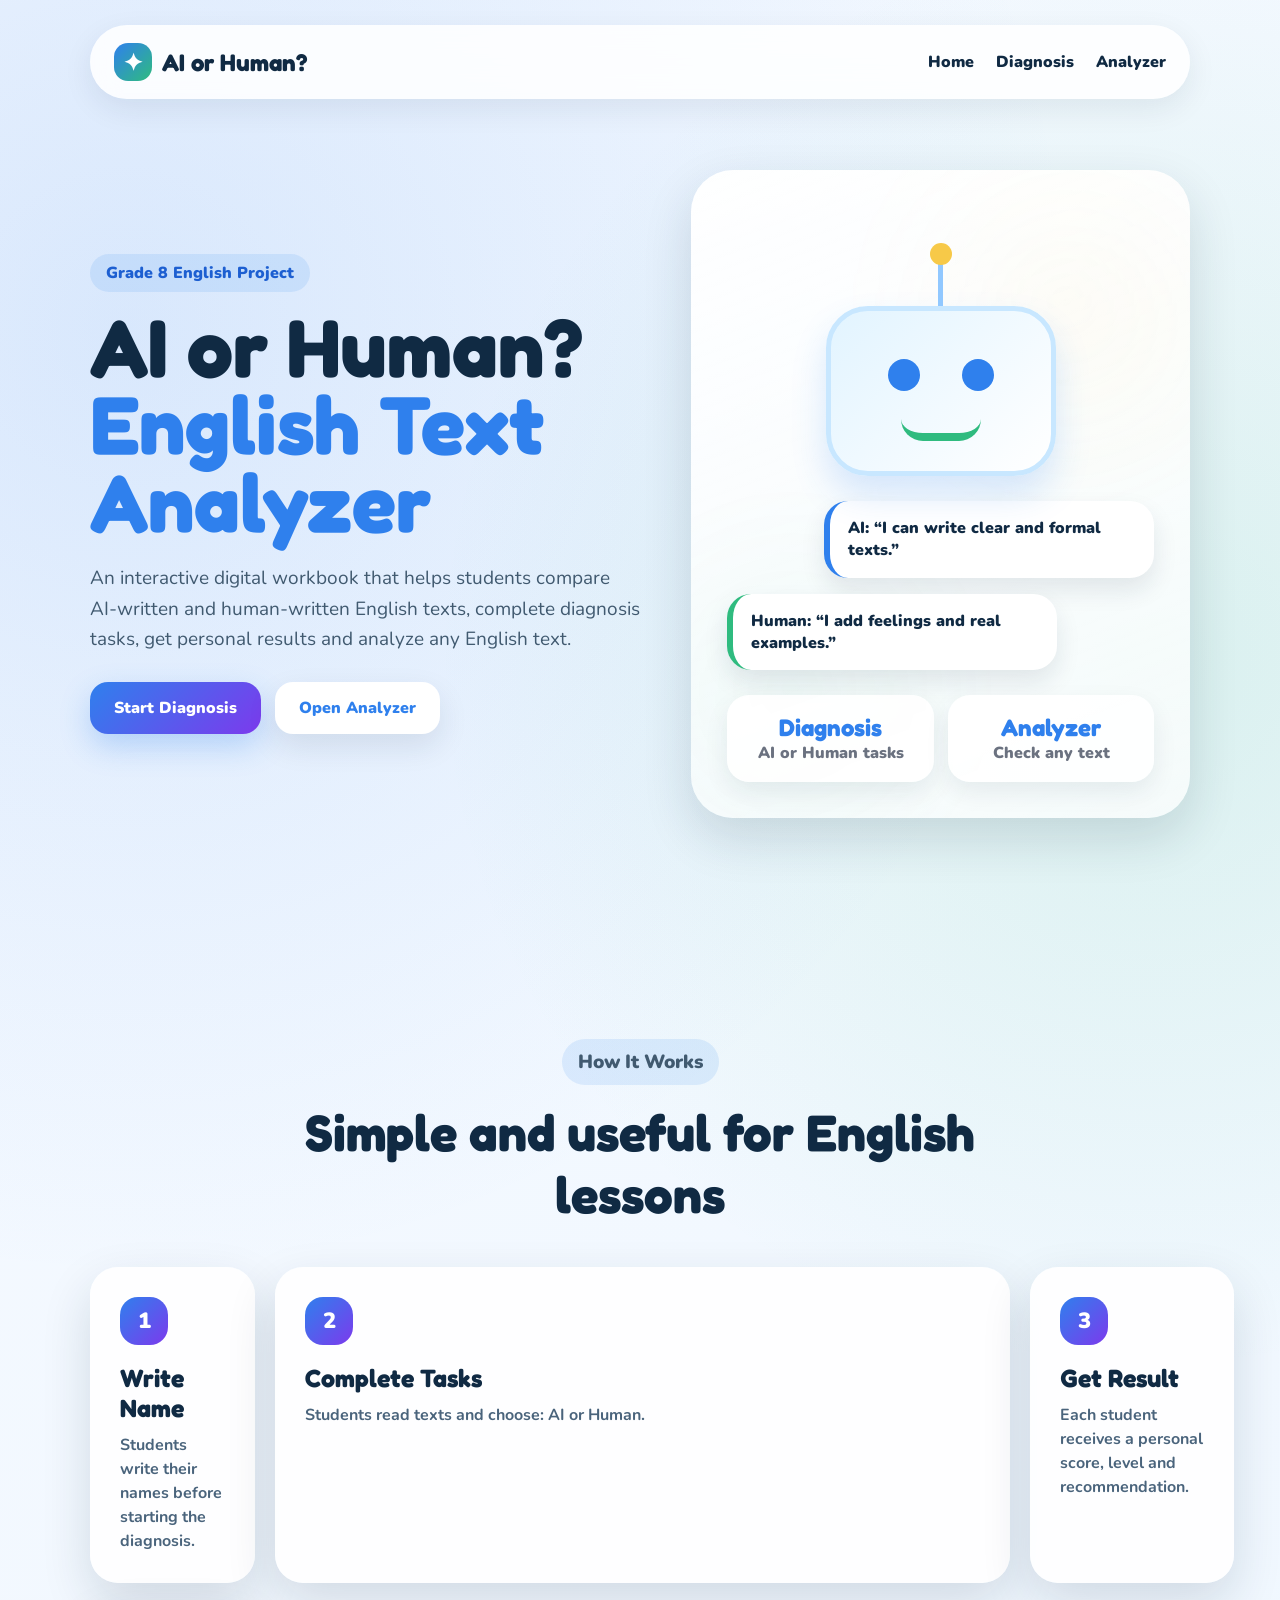
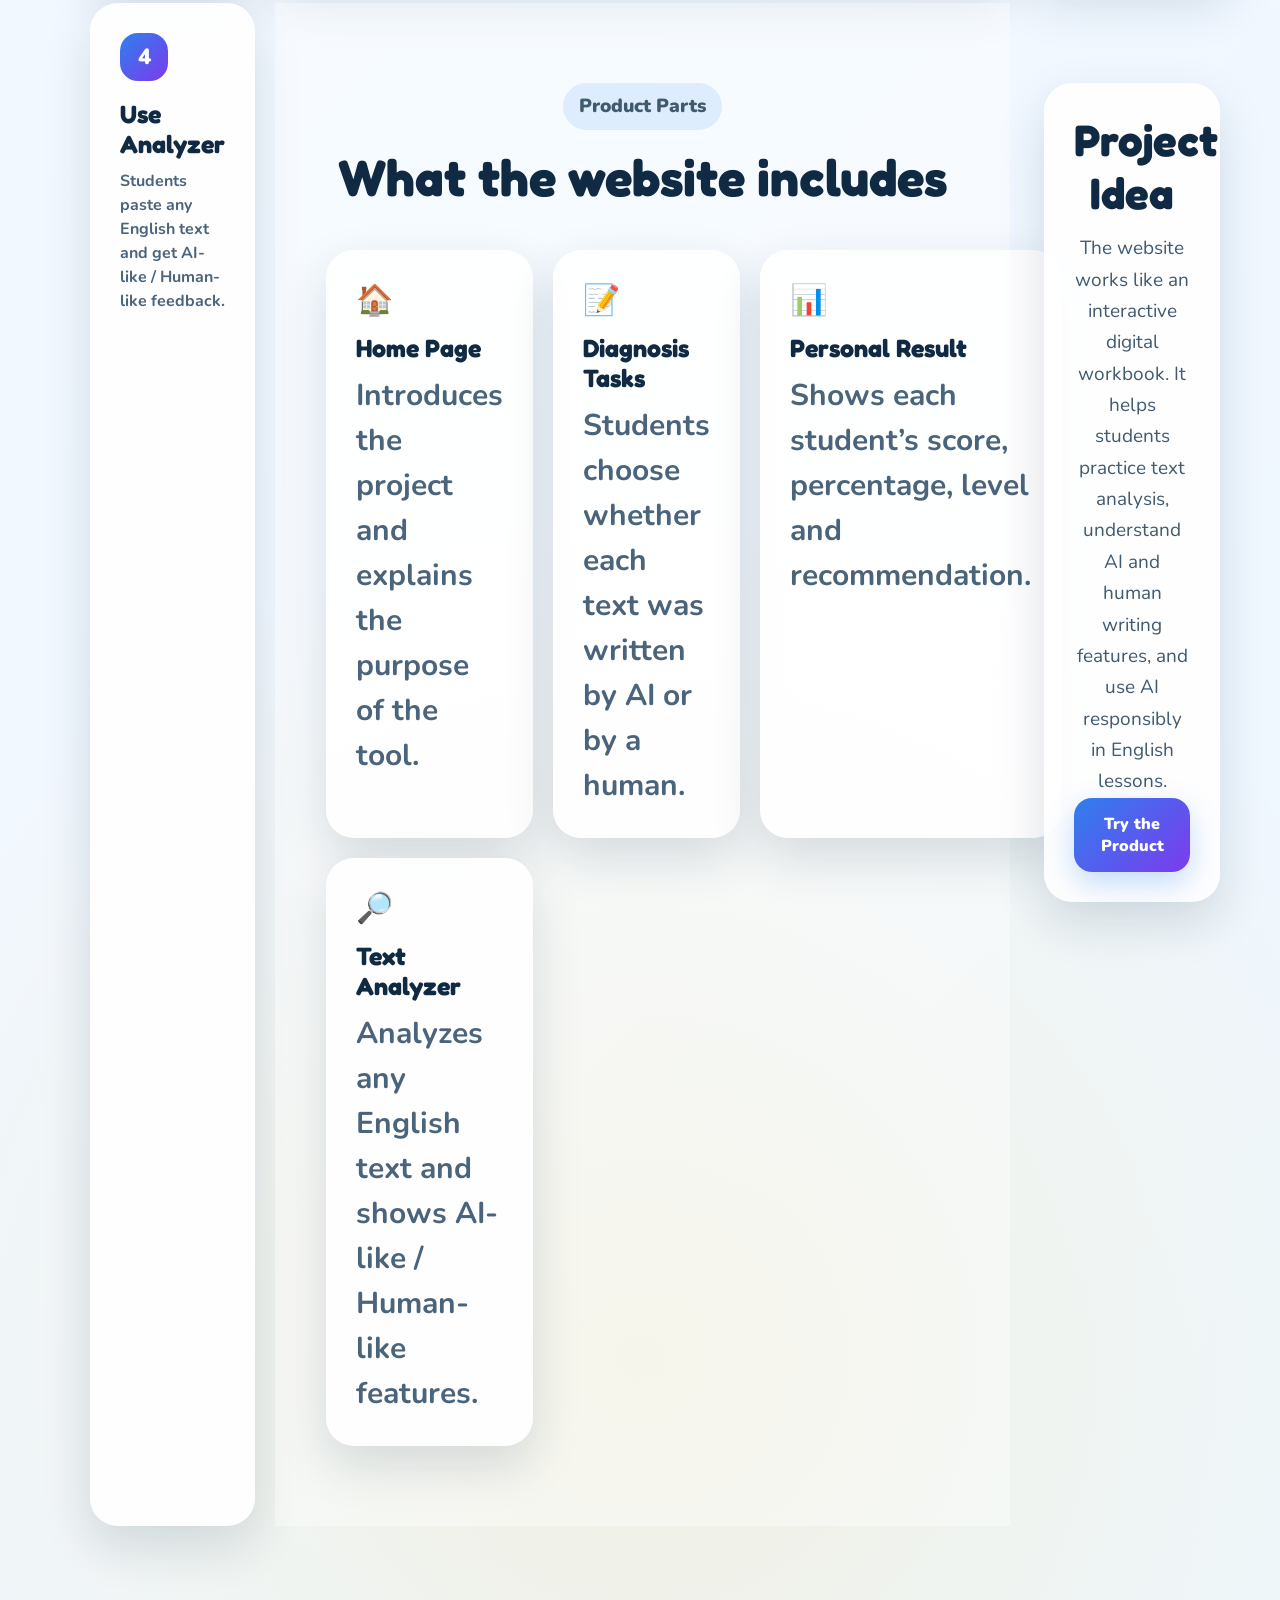
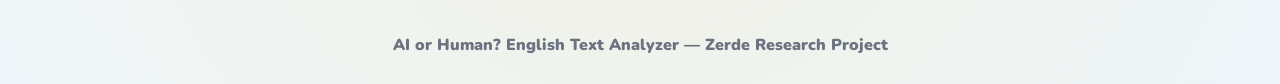
<file: index.html>
<!DOCTYPE html>
<html lang="en">
<head>
  <meta charset="UTF-8" />
  <meta name="viewport" content="width=device-width, initial-scale=1.0" />

  <title>AI or Human? English Text Analyzer</title>

  <link rel="stylesheet" href="css/style.css" />

  <link rel="preconnect" href="https://fonts.googleapis.com">
  <link rel="preconnect" href="https://fonts.gstatic.com" crossorigin>
  <link 
    href="https://fonts.googleapis.com/css2?family=Fredoka:wght@500;600;700&family=Nunito:wght@400;600;700;800;900&display=swap" 
    rel="stylesheet"
  >
</head>

<body>
  <header class="hero">
    <nav class="nav">
      <div class="logo">
        <span class="logo-icon">✦</span>
        <span>AI or Human?</span>
      </div>

      <div class="nav-links">
        <a href="index.html">Home</a>
        <a href="tasks.html">Diagnosis</a>
        <a href="analyzer.html">Analyzer</a>
     
      </div>
    </nav>

    <section class="hero-grid">
      <div class="hero-text">
        <p class="tag">Grade 8 English Project</p>

        <h1>
          AI or Human?<br>
          <span>English Text Analyzer</span>
        </h1>

        <p class="hero-desc">
          An interactive digital workbook that helps students compare AI-written and
          human-written English texts, complete diagnosis tasks, get personal results
          and analyze any English text.
        </p>

        <div class="hero-buttons">
          <a href="tasks.html" class="btn primary">Start Diagnosis</a>
          <a href="analyzer.html" class="btn secondary">Open Analyzer</a>
        </div>
      </div>

      <div class="hero-visual">
        <div class="robot">
          <div class="antenna"></div>

          <div class="robot-head">
            <div class="eyes">
              <span></span>
              <span></span>
            </div>
            <div class="mouth"></div>
          </div>
        </div>

        <div class="bubble bubble-ai">
          AI: “I can write clear and formal texts.”
        </div>

        <div class="bubble bubble-human">
          Human: “I add feelings and real examples.”
        </div>

        <div class="feature-cards">
          <div>
            <strong>Diagnosis</strong>
            <span>AI or Human tasks</span>
          </div>

          <div>
            <strong>Analyzer</strong>
            <span>Check any text</span>
          </div>
        </div>
      </div>
    </section>
  </header>

  <main>
    <section class="section">
      <div class="section-title">
        <p class="tag">How It Works</p>
        <h2>Simple and useful for English lessons</h2>
      </div>

      <div class="steps">
        <div class="step-card">
          <span>1</span>
          <h3>Write Name</h3>
          <p>Students write their names before starting the diagnosis.</p>
        </div>

        <div class="step-card">
          <span>2</span>
          <h3>Complete Tasks</h3>
          <p>Students read texts and choose: AI or Human.</p>
        </div>

        <div class="step-card">
          <span>3</span>
          <h3>Get Result</h3>
          <p>Each student receives a personal score, level and recommendation.</p>
        </div>

        <div class="step-card">
          <span>4</span>
          <h3>Use Analyzer</h3>
          <p>Students paste any English text and get AI-like / Human-like feedback.</p>
        </div>

      

    <section class="section light-section">
      <div class="section-title">
        <p class="tag">Product Parts</p>
        <h2>What the website includes</h2>
      </div>

      <div class="parts-grid">
        <div class="part-card">
          🏠 <b>Home Page</b>
          <p>Introduces the project and explains the purpose of the tool.</p>
        </div>

        <div class="part-card">
          📝 <b>Diagnosis Tasks</b>
          <p>Students choose whether each text was written by AI or by a human.</p>
        </div>

        <div class="part-card">
          📊 <b>Personal Result</b>
          <p>Shows each student’s score, percentage, level and recommendation.</p>
        </div>

        <div class="part-card">
          🔎 <b>Text Analyzer</b>
          <p>Analyzes any English text and shows AI-like / Human-like features.</p>
        </div>

        
      </div>
    </section>

    <section class="section">
      <div class="conclusion-box">
        <h2>Project Idea</h2>
        <p>
          The website works like an interactive digital workbook. It helps students
          practice text analysis, understand AI and human writing features, and use
          AI responsibly in English lessons.
        </p>

        <a href="tasks.html" class="btn primary">Try the Product</a>
      </div>
    </section>
  </main>

  <footer>
    <p>AI or Human? English Text Analyzer — Zerde Research Project</p>
  </footer>
</body>
</html>
</file>
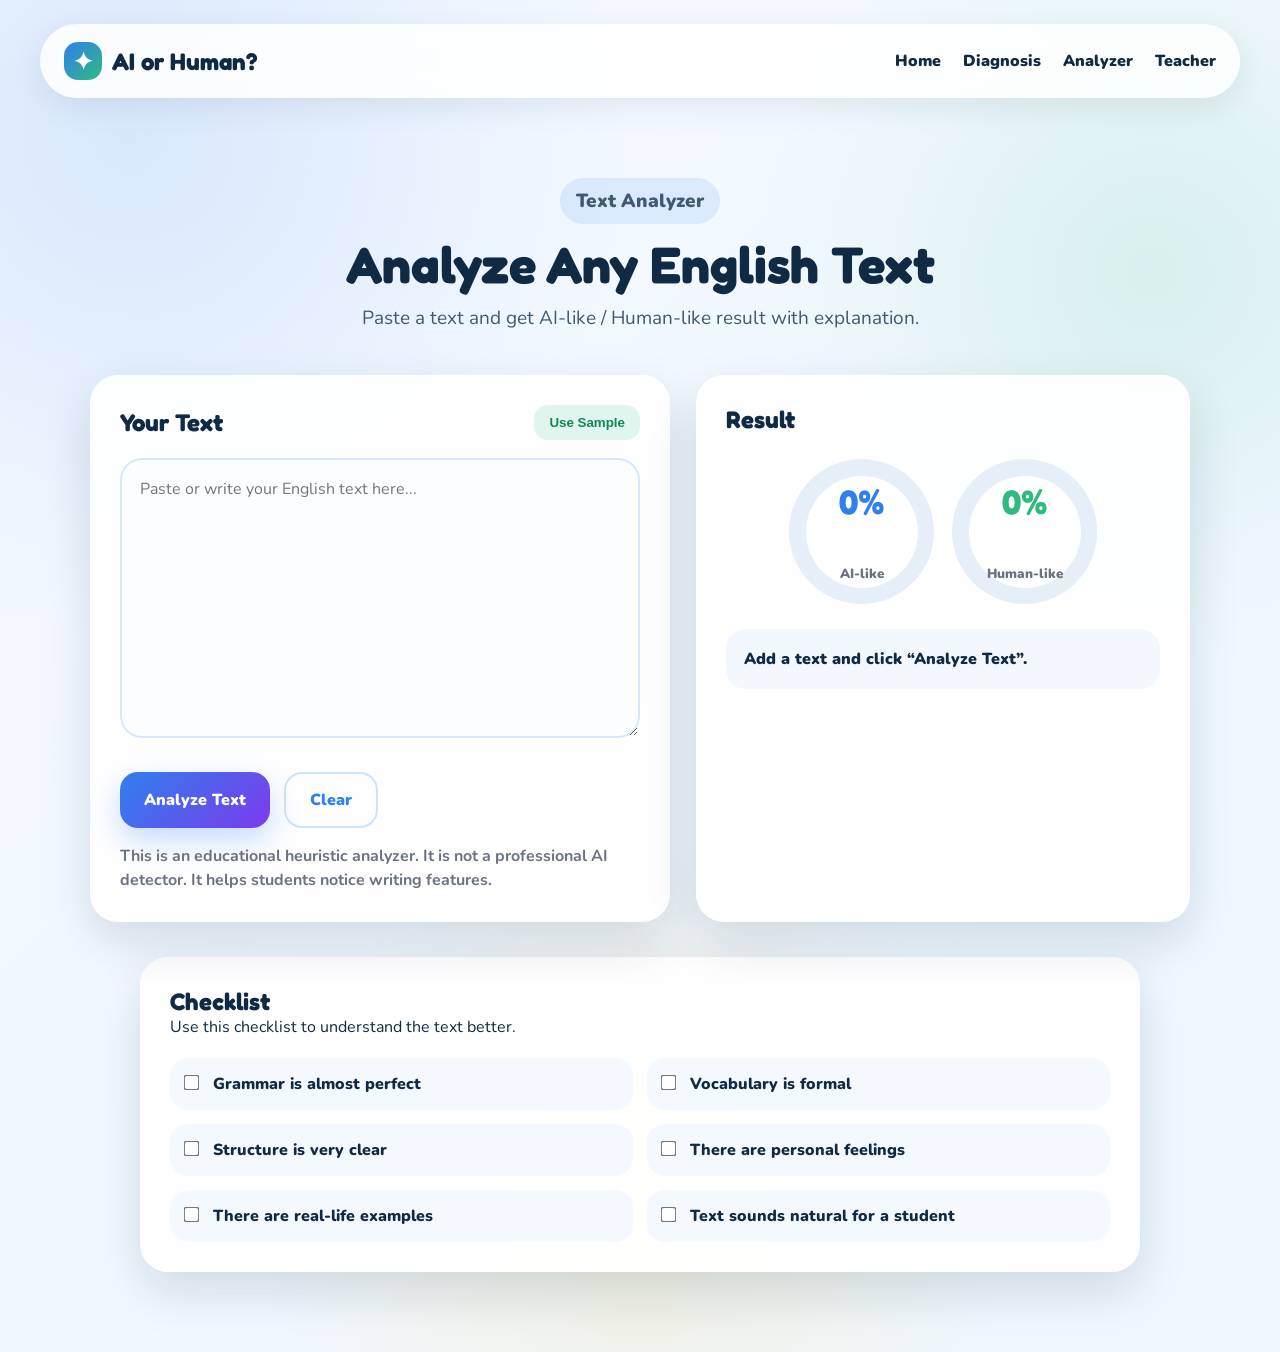
<file: analyzer.html>
<!DOCTYPE html>
<html lang="en">
<head>
  <meta charset="UTF-8" />
  <meta name="viewport" content="width=device-width, initial-scale=1.0" />

  <title>Text Analyzer</title>

  <link rel="stylesheet" href="css/style.css" />

  <link rel="preconnect" href="https://fonts.googleapis.com">
  <link rel="preconnect" href="https://fonts.gstatic.com" crossorigin>
  <link 
    href="https://fonts.googleapis.com/css2?family=Fredoka:wght@500;600;700&family=Nunito:wght@400;600;700;800;900&display=swap" 
    rel="stylesheet"
  >
</head>

<body>
  <nav class="nav page-nav">
    <div class="logo">
      <span class="logo-icon">✦</span>
      <span>AI or Human?</span>
    </div>

    <div class="nav-links">
      <a href="index.html">Home</a>
      <a href="tasks.html">Diagnosis</a>
      <a href="analyzer.html">Analyzer</a>
      <a href="teacher.html">Teacher</a>
    </div>
  </nav>

  <main class="page-main">
    <section class="section-title">
      <p class="tag">Text Analyzer</p>

      <h1 class="page-title">Analyze Any English Text</h1>

      <p>
        Paste a text and get AI-like / Human-like result with explanation.
      </p>
    </section>

    <section class="analyzer-grid">
      <div class="input-panel">
        <div class="panel-top">
          <h2>Your Text</h2>
          <button id="sampleBtn" class="small-btn">Use Sample</button>
        </div>

        <textarea 
          id="textInput" 
          placeholder="Paste or write your English text here..."
        ></textarea>

        <div class="button-row">
          <button id="analyzeBtn" class="btn primary">Analyze Text</button>
          <button id="clearBtn" class="btn ghost">Clear</button>
        </div>

        <p class="note">
          This is an educational heuristic analyzer. It is not a professional AI detector.
          It helps students notice writing features.
        </p>
      </div>

      <div class="result-panel">
        <h2>Result</h2>

        <div class="score-circles">
          <div class="circle" id="aiCircle">
            <span id="aiPercent">0%</span>
            <small>AI-like</small>
          </div>

          <div class="circle human-circle" id="humanCircle">
            <span id="humanPercent">0%</span>
            <small>Human-like</small>
          </div>
        </div>

        <div class="verdict" id="verdict">
          Add a text and click “Analyze Text”.
        </div>

        <div class="feedback-list" id="feedbackList"></div>
      </div>
    </section>

    <section class="workbook-box">
      <h2>Checklist</h2>
      <p>Use this checklist to understand the text better.</p>

      <div class="checklist-grid">
        <label><input type="checkbox"> Grammar is almost perfect</label>
        <label><input type="checkbox"> Vocabulary is formal</label>
        <label><input type="checkbox"> Structure is very clear</label>
        <label><input type="checkbox"> There are personal feelings</label>
        <label><input type="checkbox"> There are real-life examples</label>
        <label><input type="checkbox"> Text sounds natural for a student</label>
      </div>
    </section>
  </main>

  <script src="js/analyzer.js"></script>
</body>
</html>
</file>
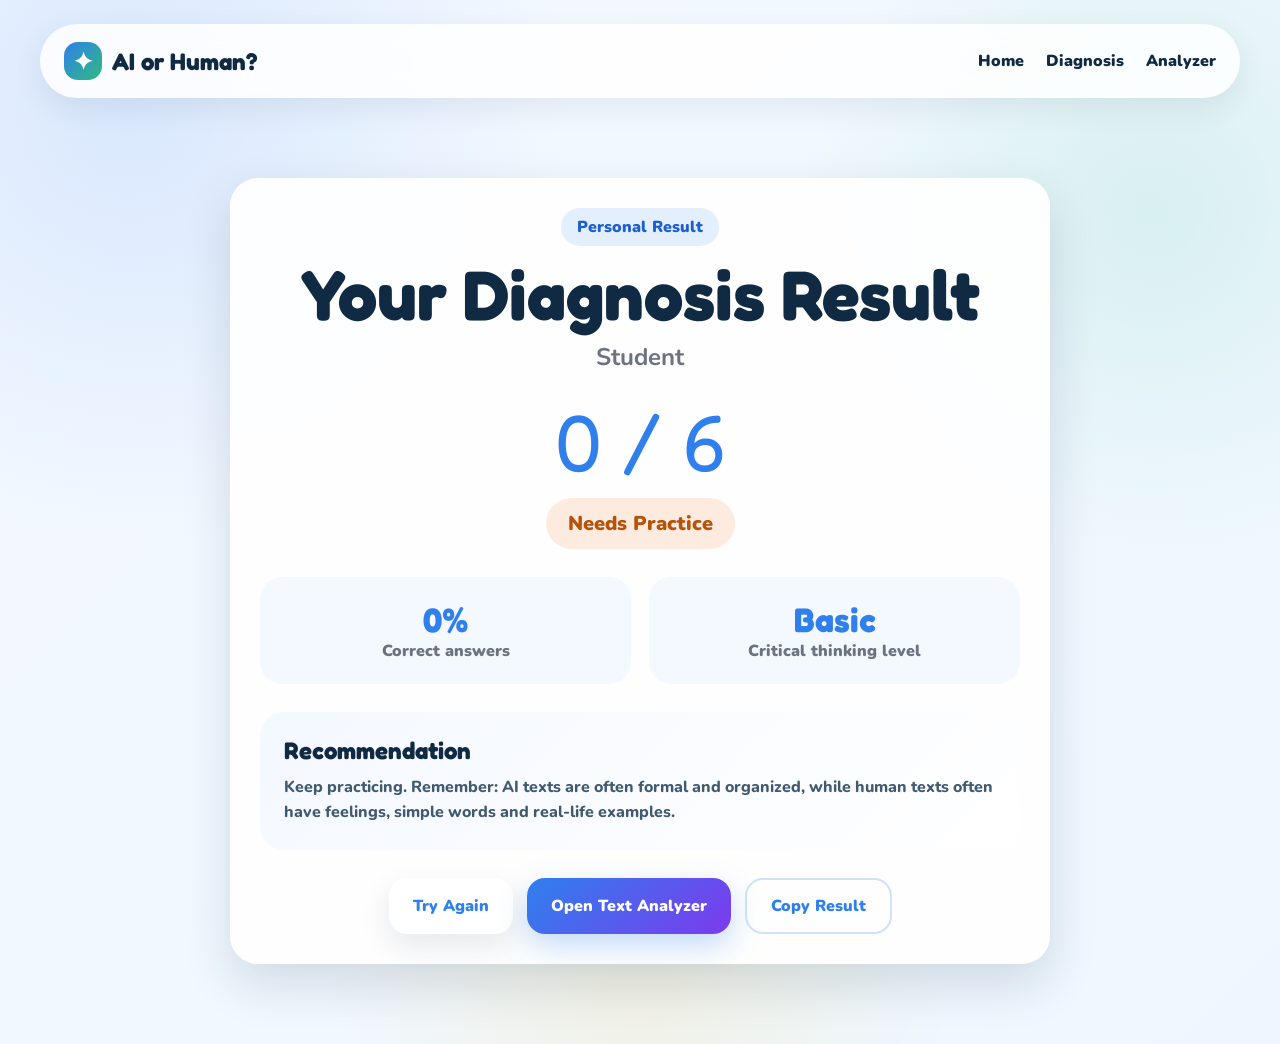
<file: result.html>
<!DOCTYPE html>
<html lang="en">
<head>
  <meta charset="UTF-8" />
  <meta name="viewport" content="width=device-width, initial-scale=1.0" />

  <title>My Result</title>

  <link rel="stylesheet" href="css/style.css" />

  <link rel="preconnect" href="https://fonts.googleapis.com">
  <link rel="preconnect" href="https://fonts.gstatic.com" crossorigin>
  <link 
    href="https://fonts.googleapis.com/css2?family=Fredoka:wght@500;600;700&family=Nunito:wght@400;600;700;800;900&display=swap" 
    rel="stylesheet"
  >
</head>

<body>
  <nav class="nav page-nav">
    <div class="logo">
      <span class="logo-icon">✦</span>
      <span>AI or Human?</span>
    </div>

    <div class="nav-links">
      <a href="index.html">Home</a>
      <a href="tasks.html">Diagnosis</a>
      <a href="analyzer.html">Analyzer</a>
      
    </div>
  </nav>

  <main class="page-main">
    <section class="result-page-card">
      <p class="tag">Personal Result</p>

      <h1>Your Diagnosis Result</h1>
      <h2 class="student-result-name" id="studentResultName">Student Name</h2>

      <div class="big-score" id="bigScore">0 / 6</div>
      <div class="level-badge" id="levelBadge">Level</div>

      <div class="result-details">
        <div>
          <strong id="percentScore">0%</strong>
          <span>Correct answers</span>
        </div>

        <div>
          <strong id="criticalLevel">Medium</strong>
          <span>Critical thinking level</span>
        </div>
      </div>

      <div class="recommendation-box">
        <h2>Recommendation</h2>
        <p id="recommendationText"></p>
      </div>

      <div class="button-row center">
        <a href="tasks.html" class="btn secondary">Try Again</a>
        <a href="analyzer.html" class="btn primary">Open Text Analyzer</a>
        <button class="btn ghost" id="copyResultBtn">Copy Result</button>
   
      </div>
    </section>
  </main>

  <script src="js/result.js"></script>
</body>
</html>
</file>
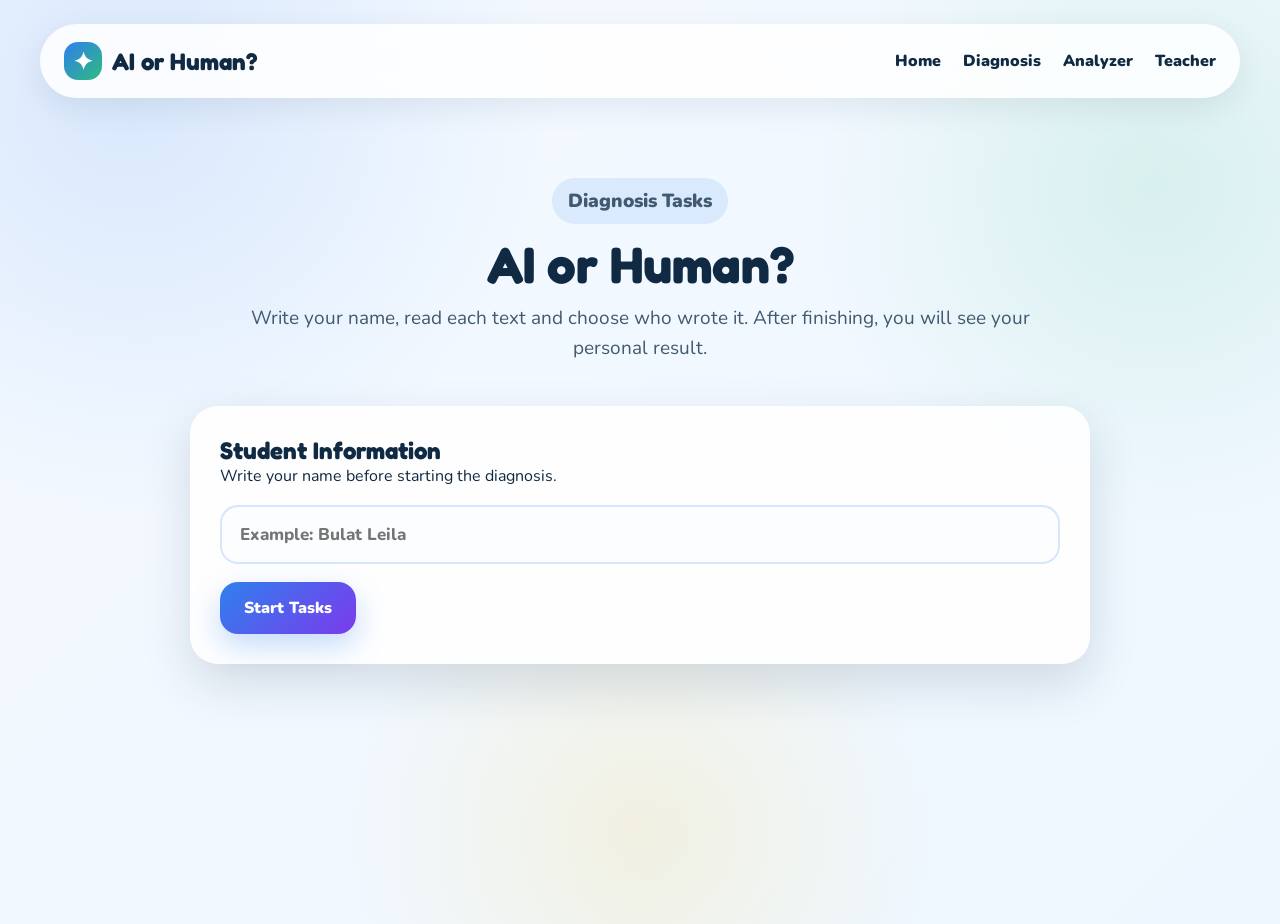
<file: tasks.html>
<!DOCTYPE html>
<html lang="en">
<head>
  <meta charset="UTF-8" />
  <meta name="viewport" content="width=device-width, initial-scale=1.0" />

  <title>Diagnosis Tasks</title>

  <link rel="stylesheet" href="css/style.css" />

  <link rel="preconnect" href="https://fonts.googleapis.com">
  <link rel="preconnect" href="https://fonts.gstatic.com" crossorigin>
  <link 
    href="https://fonts.googleapis.com/css2?family=Fredoka:wght@500;600;700&family=Nunito:wght@400;600;700;800;900&display=swap" 
    rel="stylesheet"
  >
</head>

<body>
  <nav class="nav page-nav">
    <div class="logo">
      <span class="logo-icon">✦</span>
      <span>AI or Human?</span>
    </div>

    <div class="nav-links">
      <a href="index.html">Home</a>
      <a href="tasks.html">Diagnosis</a>
      <a href="analyzer.html">Analyzer</a>
      <a href="teacher.html">Teacher</a>
    </div>
  </nav>

  <main class="page-main">
    <section class="section-title">
      <p class="tag">Diagnosis Tasks</p>
      <h1 class="page-title">AI or Human?</h1>
      <p>
        Write your name, read each text and choose who wrote it. After finishing,
        you will see your personal result.
      </p>
    </section>

    <section class="diagnosis-card" id="studentBox">
      <h2>Student Information</h2>
      <p>Write your name before starting the diagnosis.</p>

      <input 
        type="text" 
        id="studentName" 
        placeholder="Example: Bulat Leila"
      >

      <button class="btn primary" id="startBtn">Start Tasks</button>
    </section>

    <section class="diagnosis-card hidden" id="diagnosisCard">
      <div class="progress-row">
        <span id="questionCounter">Question 1 / 6</span>
        <span id="liveScore">Score: 0</span>
      </div>

      <div class="task-text" id="taskText"></div>

      <div class="task-buttons">
        <button class="btn ai-btn" id="aiBtn">AI</button>
        <button class="btn human-btn" id="humanBtn">Human</button>
      </div>

      <div class="task-feedback" id="taskFeedback"></div>

      <button class="btn secondary next-task" id="nextBtn">Next Task</button>
    </section>
  </main>

  <script src="js/tasks.js"></script>
</body>
</html>
</file>
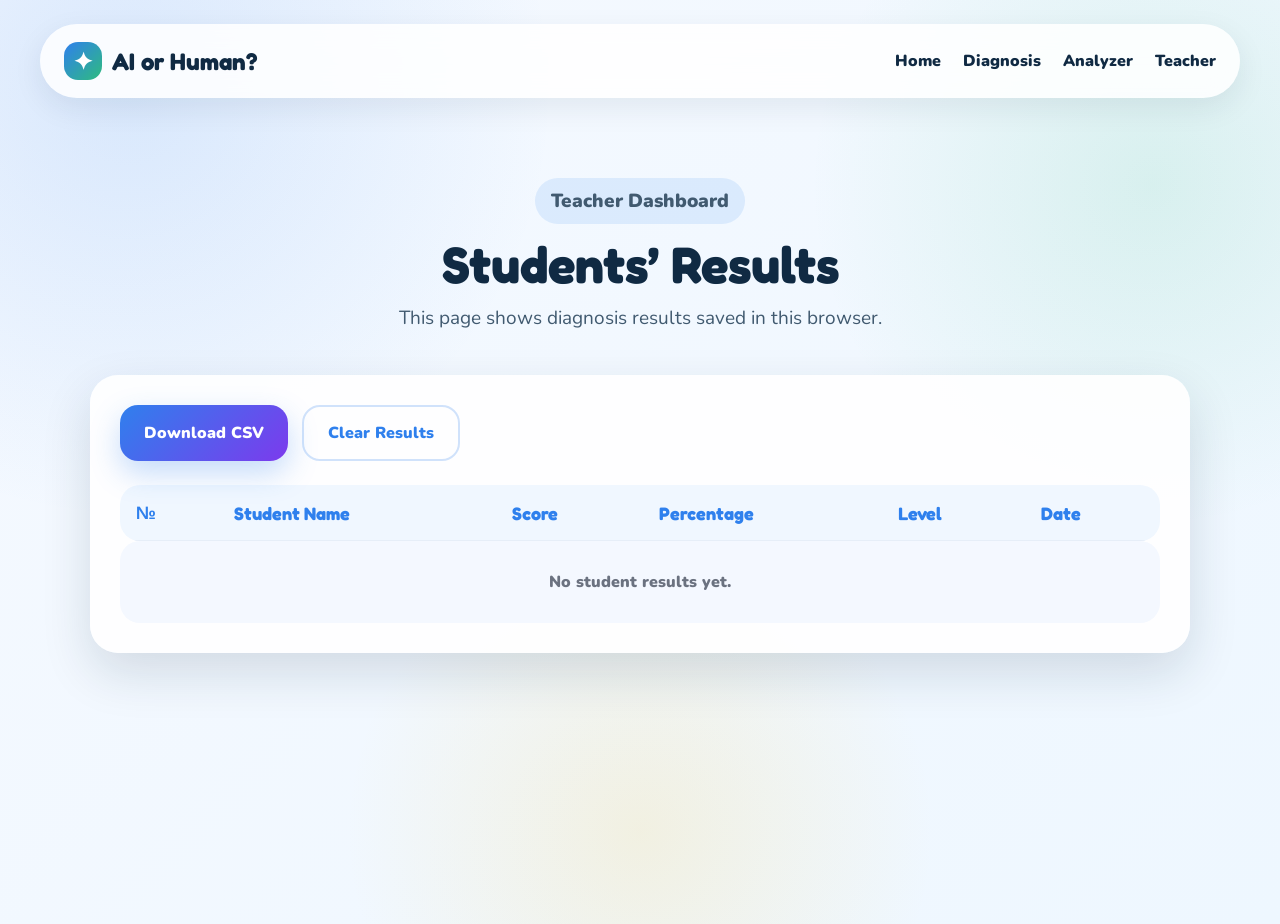
<file: teacher.html>
<!DOCTYPE html>
<html lang="en">
<head>
  <meta charset="UTF-8" />
  <meta name="viewport" content="width=device-width, initial-scale=1.0" />

  <title>Teacher Dashboard</title>

  <link rel="stylesheet" href="css/style.css" />

  <link rel="preconnect" href="https://fonts.googleapis.com">
  <link rel="preconnect" href="https://fonts.gstatic.com" crossorigin>
  <link 
    href="https://fonts.googleapis.com/css2?family=Fredoka:wght@500;600;700&family=Nunito:wght@400;600;700;800;900&display=swap" 
    rel="stylesheet"
  >
</head>

<body>
  <nav class="nav page-nav">
    <div class="logo">
      <span class="logo-icon">✦</span>
      <span>AI or Human?</span>
    </div>

    <div class="nav-links">
      <a href="index.html">Home</a>
      <a href="tasks.html">Diagnosis</a>
      <a href="analyzer.html">Analyzer</a>
      <a href="teacher.html">Teacher</a>
    </div>
  </nav>

  <main class="page-main">
    <section class="section-title">
      <p class="tag">Teacher Dashboard</p>

      <h1 class="page-title">Students’ Results</h1>

      <p>
        This page shows diagnosis results saved in this browser.
      </p>
    </section>

    <section class="teacher-panel">
      <div class="teacher-actions">
        <button class="btn primary" id="downloadCsvBtn">Download CSV</button>
        <button class="btn ghost" id="clearResultsBtn">Clear Results</button>
      </div>

      <div class="table-wrapper">
        <table class="teacher-table">
          <thead>
            <tr>
              <th>№</th>
              <th>Student Name</th>
              <th>Score</th>
              <th>Percentage</th>
              <th>Level</th>
              <th>Date</th>
            </tr>
          </thead>

          <tbody id="resultsTableBody"></tbody>
        </table>
      </div>

      <div class="empty-state" id="emptyState">
        No student results yet.
      </div>
    </section>
  </main>

  <script src="js/teacher.js"></script>
</body>
</html>
</file>
<file: css/style.css>
:root {
  --dark: #102a43;
  --blue: #2f80ed;
  --purple: #7c3aed;
  --green: #2fbb7f;
  --yellow: #f7c948;
  --orange: #ff8a3d;
  --red: #ef4444;
  --light: #f5f9ff;
  --white: #ffffff;
  --gray: #6b7280;
  --shadow: 0 20px 50px rgba(16, 42, 67, 0.14);
  --radius: 28px;
}

* {
  margin: 0;
  padding: 0;
  box-sizing: border-box;
}

html { 
  scroll-behavior: smooth; 
}

body {
  font-family: "Nunito", sans-serif;
  color: var(--dark);
  background:
    radial-gradient(circle at 10% 10%, rgba(47,128,237,0.14), transparent 30%),
    radial-gradient(circle at 90% 20%, rgba(47,187,127,0.13), transparent 25%),
    radial-gradient(circle at 50% 90%, rgba(247,201,72,0.16), transparent 28%),
    linear-gradient(135deg, #f5f9ff, #eef7ff);
  min-height: 100vh;
}

a {
  text-decoration: none;
  color: inherit;
}

.nav {
  max-width: 1200px;
  margin: 24px auto 0;
  padding: 18px 24px;
  border-radius: 999px;
  background: rgba(255,255,255,0.85);
  box-shadow: 0 10px 30px rgba(16,42,67,0.08);
  backdrop-filter: blur(14px);
  display: flex;
  justify-content: space-between;
  align-items: center;
}

.page-nav {
  width: calc(100% - 40px);
}

.logo {
  font-family: "Fredoka", sans-serif;
  font-size: 24px;
  font-weight: 700;
  display: flex;
  gap: 10px;
  align-items: center;
}

.logo-icon {
  width: 38px;
  height: 38px;
  border-radius: 14px;
  background: linear-gradient(135deg, var(--blue), var(--green));
  color: white;
  display: grid;
  place-items: center;
}

.nav-links {
  display: flex;
  gap: 22px;
  font-weight: 900;
}

.nav-links a:hover {
  color: var(--blue);
}

.hero {
  min-height: 100vh;
  padding: 1px 7% 70px;
}

.hero-grid {
  max-width: 1200px;
  min-height: calc(100vh - 110px);
  margin: 0 auto;
  display: grid;
  grid-template-columns: 1.05fr 0.95fr;
  align-items: center;
  gap: 50px;
}

.tag {
  display: inline-block;
  padding: 8px 16px;
  border-radius: 999px;
  background: rgba(47,128,237,0.12);
  color: #1d5fd1;
  font-weight: 900;
  margin-bottom: 16px;
}

h1, h2, h3 {
  font-family: "Fredoka", sans-serif;
}

h1 {
  font-size: clamp(46px, 7vw, 82px);
  line-height: 0.95;
  margin-bottom: 22px;
}

h1 span {
  color: var(--blue);
}

.hero-desc,
.section-title p {
  color: #415a70;
  font-size: 19px;
  line-height: 1.6;
}

.hero-buttons,
.button-row {
  display: flex;
  gap: 14px;
  flex-wrap: wrap;
  margin-top: 28px;
}

.btn {
  border: none;
  cursor: pointer;
  padding: 15px 24px;
  border-radius: 18px;
  font-family: "Nunito", sans-serif;
  font-weight: 900;
  font-size: 16px;
  transition: 0.25s;
  display: inline-flex;
  justify-content: center;
  align-items: center;
}

.btn.primary {
  background: linear-gradient(135deg, var(--blue), var(--purple));
  color: white;
  box-shadow: 0 12px 30px rgba(47,128,237,0.28);
}

.btn.secondary {
  background: white;
  color: var(--blue);
  box-shadow: 0 12px 30px rgba(16,42,67,0.1);
}

.btn.ghost {
  background: transparent;
  border: 2px solid rgba(47,128,237,0.22);
  color: var(--blue);
}

.btn:hover {
  transform: translateY(-3px);
}

.hero-visual {
  position: relative;
  border-radius: 42px;
  background:
    linear-gradient(160deg, rgba(255,255,255,0.95), rgba(255,255,255,0.7)),
    radial-gradient(circle at 75% 20%, rgba(247,201,72,0.35), transparent 35%),
    radial-gradient(circle at 20% 80%, rgba(47,187,127,0.22), transparent 32%);
  box-shadow: var(--shadow);
  min-height: 530px;
  padding: 36px;
  overflow: hidden;
}

.robot {
  width: 230px;
  margin: 55px auto 25px;
  position: relative;
}

.antenna {
  width: 5px;
  height: 45px;
  background: #91c8ff;
  margin: 0 auto;
  position: relative;
}

.antenna::before {
  content: "";
  width: 22px;
  height: 22px;
  background: var(--yellow);
  border-radius: 50%;
  position: absolute;
  top: -18px;
  left: 50%;
  transform: translateX(-50%);
}

.robot-head {
  width: 230px;
  height: 170px;
  background: linear-gradient(135deg, #e2f4ff, white);
  border: 5px solid #c8e7ff;
  border-radius: 42px;
  box-shadow: 0 20px 35px rgba(47,128,237,0.18);
}

.eyes {
  display: flex;
  justify-content: center;
  gap: 42px;
  padding-top: 48px;
}

.eyes span {
  width: 32px;
  height: 32px;
  background: var(--blue);
  border-radius: 50%;
}

.mouth {
  width: 80px;
  height: 22px;
  border-bottom: 8px solid var(--green);
  border-radius: 0 0 80px 80px;
  margin: 28px auto 0;
}

.bubble {
  background: white;
  padding: 16px 18px;
  border-radius: 24px;
  box-shadow: 0 12px 25px rgba(16,42,67,0.1);
  font-weight: 900;
  line-height: 1.4;
}

.bubble-ai {
  border-left: 6px solid var(--blue);
  margin-left: auto;
  max-width: 330px;
}

.bubble-human {
  border-left: 6px solid var(--green);
  max-width: 330px;
  margin-top: 16px;
}

.feature-cards {
  display: grid;
  grid-template-columns: 1fr 1fr;
  gap: 14px;
  margin-top: 25px;
}

.feature-cards div {
  background: rgba(255,255,255,0.9);
  padding: 18px;
  border-radius: 22px;
  text-align: center;
  box-shadow: 0 10px 25px rgba(16,42,67,0.08);
}

.feature-cards strong {
  display: block;
  color: var(--blue);
  font-size: 24px;
  font-family: "Fredoka", sans-serif;
}

.feature-cards span {
  color: var(--gray);
  font-weight: 900;
}

.section,
.page-main {
  padding: 80px 7%;
}

.section-title {
  max-width: 820px;
  margin: 0 auto 42px;
  text-align: center;
}

.section-title h2,
.page-title {
  font-size: clamp(36px, 4vw, 56px);
  margin-bottom: 14px;
}

.steps,
.parts-grid {
  max-width: 1100px;
  margin: 0 auto;
  display: grid;
  gap: 20px;
}

.steps {
  grid-template-columns: repeat(3, 1fr);
}

.step-card,
.part-card,
.diagnosis-card,
.input-panel,
.result-panel,
.workbook-box,
.result-page-card,
.conclusion-box,
.teacher-panel {
  background: rgba(255,255,255,0.92);
  border-radius: var(--radius);
  box-shadow: var(--shadow);
  padding: 30px;
}

.step-card span {
  width: 48px;
  height: 48px;
  border-radius: 18px;
  background: linear-gradient(135deg, var(--blue), var(--purple));
  color: white;
  display: grid;
  place-items: center;
  font-weight: 900;
  font-size: 22px;
  margin-bottom: 18px;
}

.step-card h3,
.part-card b {
  font-size: 25px;
  font-family: "Fredoka", sans-serif;
}

.step-card p,
.part-card p {
  margin-top: 10px;
  color: #4a647c;
  line-height: 1.5;
  font-weight: 700;
}

.light-section {
  background: rgba(255,255,255,0.35);
}

.parts-grid {
  grid-template-columns: repeat(3, 1fr);
}

.part-card {
  font-size: 30px;
}

.part-card b {
  display: block;
  margin-top: 12px;
}

.conclusion-box {
  max-width: 900px;
  margin: 0 auto;
  text-align: center;
}

.conclusion-box h2 {
  font-size: 44px;
  margin-bottom: 14px;
}

.conclusion-box p {
  color: #415a70;
  font-size: 19px;
  line-height: 1.65;
}

.hidden {
  display: none !important;
}

.diagnosis-card {
  max-width: 900px;
  margin: 0 auto;
}

#studentName {
  width: 100%;
  margin: 18px 0;
  padding: 16px 18px;
  border-radius: 18px;
  border: 2px solid rgba(47,128,237,0.18);
  outline: none;
  font-family: "Nunito", sans-serif;
  font-size: 17px;
  font-weight: 800;
  background: #fbfdff;
}

#studentName:focus {
  border-color: var(--blue);
  box-shadow: 0 0 0 4px rgba(47,128,237,0.08);
}

.progress-row {
  display: flex;
  justify-content: space-between;
  gap: 14px;
  margin-bottom: 22px;
}

.progress-row span {
  background: #f0f7ff;
  color: var(--blue);
  padding: 10px 16px;
  border-radius: 999px;
  font-weight: 900;
}

.task-text {
  background: linear-gradient(135deg, #f4f8ff, white);
  border: 2px dashed rgba(47,128,237,0.25);
  border-radius: 24px;
  padding: 26px;
  font-size: 21px;
  line-height: 1.65;
  font-weight: 800;
  margin-bottom: 22px;
}

.task-buttons {
  display: grid;
  grid-template-columns: 1fr 1fr;
  gap: 15px;
}

.ai-btn {
  background: linear-gradient(135deg, var(--blue), var(--purple));
  color: white;
}

.human-btn {
  background: linear-gradient(135deg, var(--green), #16a085);
  color: white;
}

.task-feedback {
  display: none;
  margin-top: 18px;
  padding: 18px;
  border-radius: 18px;
  background: #f4f8ff;
  font-weight: 900;
  line-height: 1.5;
}

.next-task {
  margin-top: 16px;
  display: none;
}

.result-page-card {
  max-width: 820px;
  margin: 0 auto;
  text-align: center;
}

.result-page-card h1 {
  font-size: clamp(42px, 6vw, 70px);
}

.student-result-name {
  font-family: "Nunito", sans-serif;
  color: var(--gray);
  font-size: 24px;
  margin-top: -10px;
  margin-bottom: 8px;
}

.big-score {
  font-family: "Fredoka", sans-serif;
  font-size: 80px;
  color: var(--blue);
  margin: 20px 0 8px;
}

.level-badge {
  display: inline-block;
  padding: 12px 22px;
  border-radius: 999px;
  background: rgba(47,187,127,0.15);
  color: #128755;
  font-weight: 900;
  font-size: 20px;
}

.result-details {
  display: grid;
  grid-template-columns: 1fr 1fr;
  gap: 18px;
  margin: 28px 0;
}

.result-details div {
  background: #f4f8ff;
  border-radius: 22px;
  padding: 22px;
}

.result-details strong {
  display: block;
  font-size: 34px;
  color: var(--blue);
  font-family: "Fredoka", sans-serif;
}

.result-details span {
  color: var(--gray);
  font-weight: 900;
}

.recommendation-box {
  background: linear-gradient(135deg, #f4f8ff, white);
  border-radius: 24px;
  padding: 24px;
  text-align: left;
  margin-bottom: 10px;
}

.recommendation-box h2 {
  margin-bottom: 10px;
}

.recommendation-box p {
  color: #415a70;
  line-height: 1.6;
  font-weight: 800;
}

.center {
  justify-content: center;
}

.analyzer-grid {
  max-width: 1150px;
  margin: 0 auto;
  display: grid;
  grid-template-columns: 1.08fr 0.92fr;
  gap: 26px;
}

.panel-top {
  display: flex;
  justify-content: space-between;
  gap: 14px;
  align-items: center;
  margin-bottom: 18px;
}

.small-btn {
  border: none;
  cursor: pointer;
  background: rgba(47,187,127,0.14);
  color: #128755;
  padding: 10px 15px;
  border-radius: 14px;
  font-weight: 900;
}

textarea {
  width: 100%;
  min-height: 280px;
  border: 2px solid rgba(47,128,237,0.18);
  border-radius: 22px;
  padding: 18px;
  resize: vertical;
  outline: none;
  font-family: "Nunito", sans-serif;
  font-size: 16px;
  color: var(--dark);
  background: #fbfdff;
}

textarea:focus {
  border-color: var(--blue);
  box-shadow: 0 0 0 4px rgba(47,128,237,0.08);
}

.note {
  margin-top: 16px;
  color: var(--gray);
  line-height: 1.5;
  font-weight: 700;
}

.score-circles {
  display: flex;
  gap: 18px;
  justify-content: center;
  margin: 25px 0;
}

.circle {
  width: 145px;
  height: 145px;
  border-radius: 50%;
  background: conic-gradient(var(--blue) 0deg, #e6eef8 0deg);
  display: grid;
  place-items: center;
  position: relative;
}

.circle::before {
  content: "";
  width: 112px;
  height: 112px;
  background: white;
  border-radius: 50%;
  position: absolute;
}

.circle span,
.circle small {
  z-index: 1;
  display: block;
  text-align: center;
}

.circle span {
  font-size: 34px;
  font-family: "Fredoka", sans-serif;
  font-weight: 700;
  color: var(--blue);
}

.circle small {
  color: var(--gray);
  font-weight: 900;
}

.human-circle span {
  color: var(--green);
}

.verdict {
  padding: 18px;
  border-radius: 20px;
  background: #f3f8ff;
  font-weight: 900;
  line-height: 1.5;
  margin-bottom: 18px;
}

.feedback-list {
  display: grid;
  gap: 12px;
}

.feedback-item {
  padding: 15px;
  border-radius: 18px;
  background: #f8fbff;
  border-left: 5px solid var(--blue);
  font-weight: 800;
  line-height: 1.45;
}

.feedback-item.human-type {
  border-left-color: var(--green);
}

.workbook-box {
  max-width: 1000px;
  margin: 35px auto 0;
}

.checklist-grid {
  margin-top: 20px;
  display: grid;
  grid-template-columns: 1fr 1fr;
  gap: 14px;
}

.checklist-grid label {
  background: #f4f8ff;
  padding: 15px;
  border-radius: 18px;
  font-weight: 850;
}

.checklist-grid input {
  transform: scale(1.2);
  margin-right: 10px;
}

.teacher-panel {
  max-width: 1100px;
  margin: 0 auto;
}

.teacher-actions {
  display: flex;
  gap: 14px;
  flex-wrap: wrap;
  margin-bottom: 24px;
}

.table-wrapper {
  overflow-x: auto;
}

.teacher-table {
  width: 100%;
  border-collapse: collapse;
  background: white;
  border-radius: 20px;
  overflow: hidden;
}

.teacher-table th,
.teacher-table td {
  padding: 16px;
  text-align: left;
  border-bottom: 1px solid #e6eef8;
  font-weight: 800;
}

.teacher-table th {
  background: #f0f7ff;
  color: var(--blue);
  font-family: "Fredoka", sans-serif;
  font-size: 18px;
}

.teacher-table tr:hover {
  background: #f8fbff;
}

.empty-state {
  display: none;
  text-align: center;
  padding: 30px;
  color: var(--gray);
  font-weight: 900;
  background: #f4f8ff;
  border-radius: 20px;
}

footer {
  text-align: center;
  padding: 28px 7%;
  color: var(--gray);
  font-weight: 900;
}

@media (max-width: 950px) {
  .nav-links {
    display: none;
  }

  .hero-grid,
  .analyzer-grid,
  .steps,
  .parts-grid {
    grid-template-columns: 1fr;
  }

  .hero-visual {
    min-height: auto;
  }

  .checklist-grid {
    grid-template-columns: 1fr;
  }
}

@media (max-width: 560px) {
  .hero,
  .section,
  .page-main {
    padding-left: 5%;
    padding-right: 5%;
  }

  .score-circles,
  .result-details {
    grid-template-columns: 1fr;
    flex-direction: column;
    align-items: center;
  }

  .task-buttons {
    grid-template-columns: 1fr;
  }

  .big-score {
    font-size: 58px;
  }
}
.option-btn {
  background: white;
  color: var(--dark);
  border: 2px solid rgba(47,128,237,0.18);
  box-shadow: 0 10px 22px rgba(16,42,67,0.08);
}

.option-btn:hover {
  border-color: var(--blue);
}

.neutral-btn {
  background: linear-gradient(135deg, #ffffff, #f4f8ff);
  color: var(--dark);
}
</file>
